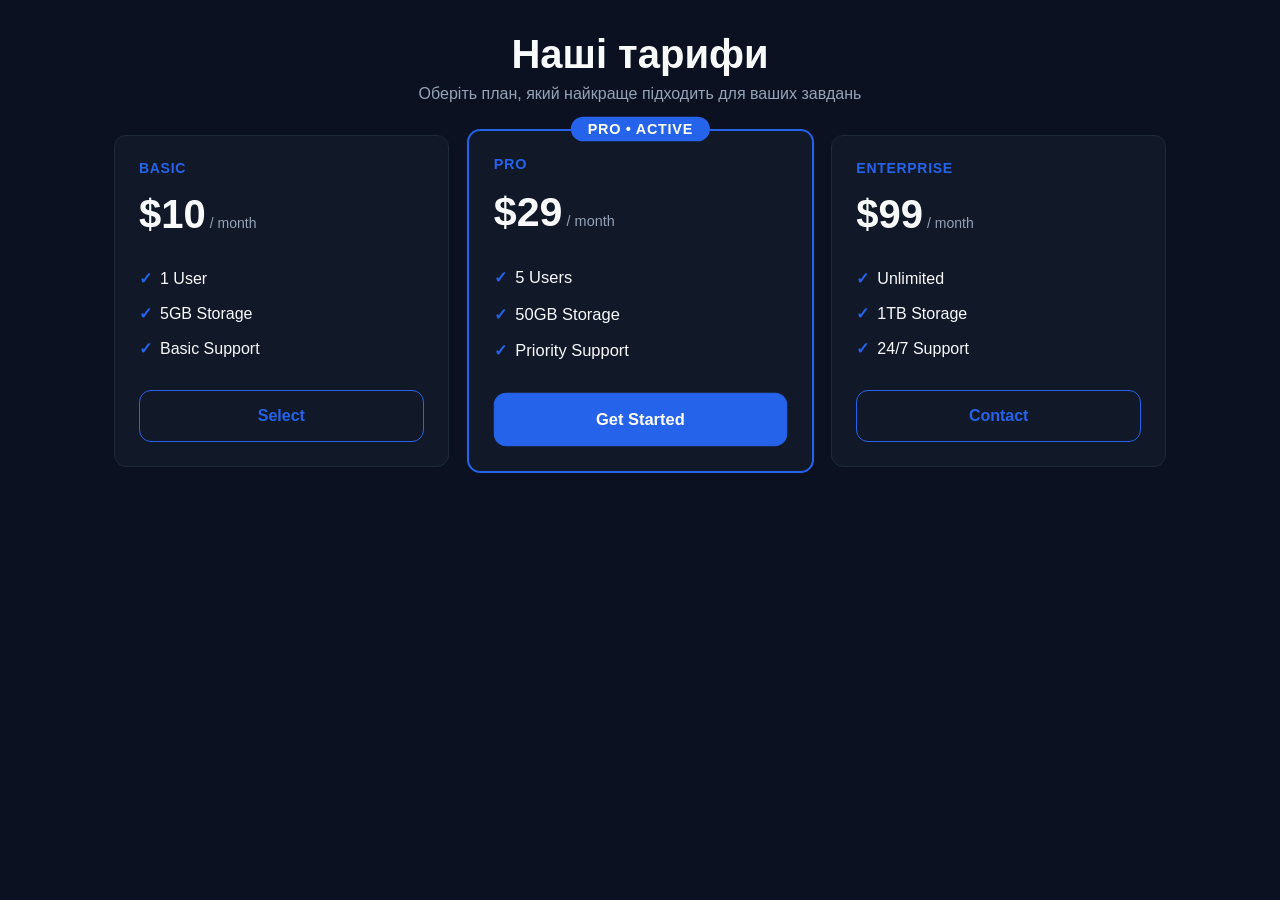
<file: index.html>
<!DOCTYPE html>
<html lang="uk">
<head>
  <meta charset="UTF-8">
  <meta name="viewport" content="width=device-width, initial-scale=1.0">
  <title>Тарифні плани</title>
  <link rel="stylesheet" href="styles.css">
</head>
<body>

  <section class="pricing">
    <div class="container">

      <header class="pricing__header">
        <h2 class="pricing__title">Наші тарифи</h2>
        <p class="pricing__subtitle">Оберіть план, який найкраще підходить для ваших завдань</p>
      </header>

      <div class="pricing__grid">

        <!-- Basic -->
        <article class="pricing-card">
          <h3 class="pricing-card__name">Basic</h3>
          <p class="pricing-card__price">
            <span class="pricing-card__amount">$10</span>
            <span class="pricing-card__period">/ month</span>
          </p>
          <ul class="pricing-card__features">
            <li>1 User</li>
            <li>5GB Storage</li>
            <li>Basic Support</li>
          </ul>
          <a href="#" class="btn btn--outline">Select</a>
        </article>

        <!-- Pro (featured) -->
        <article class="pricing-card pricing-card--featured">
          <span class="pricing-card__badge">PRO • ACTIVE</span>
          <h3 class="pricing-card__name">Pro</h3>
          <p class="pricing-card__price">
            <span class="pricing-card__amount">$29</span>
            <span class="pricing-card__period">/ month</span>
          </p>
          <ul class="pricing-card__features">
            <li>5 Users</li>
            <li>50GB Storage</li>
            <li>Priority Support</li>
          </ul>
          <a href="#" class="btn btn--primary">Get Started</a>
        </article>

        <!-- Enterprise -->
        <article class="pricing-card">
          <h3 class="pricing-card__name">Enterprise</h3>
          <p class="pricing-card__price">
            <span class="pricing-card__amount">$99</span>
            <span class="pricing-card__period">/ month</span>
          </p>
          <ul class="pricing-card__features">
            <li>Unlimited</li>
            <li>1TB Storage</li>
            <li>24/7 Support</li>
          </ul>
          <a href="#" class="btn btn--outline">Contact</a>
        </article>

      </div>
    </div>
  </section>

</body>
</html>
</file>
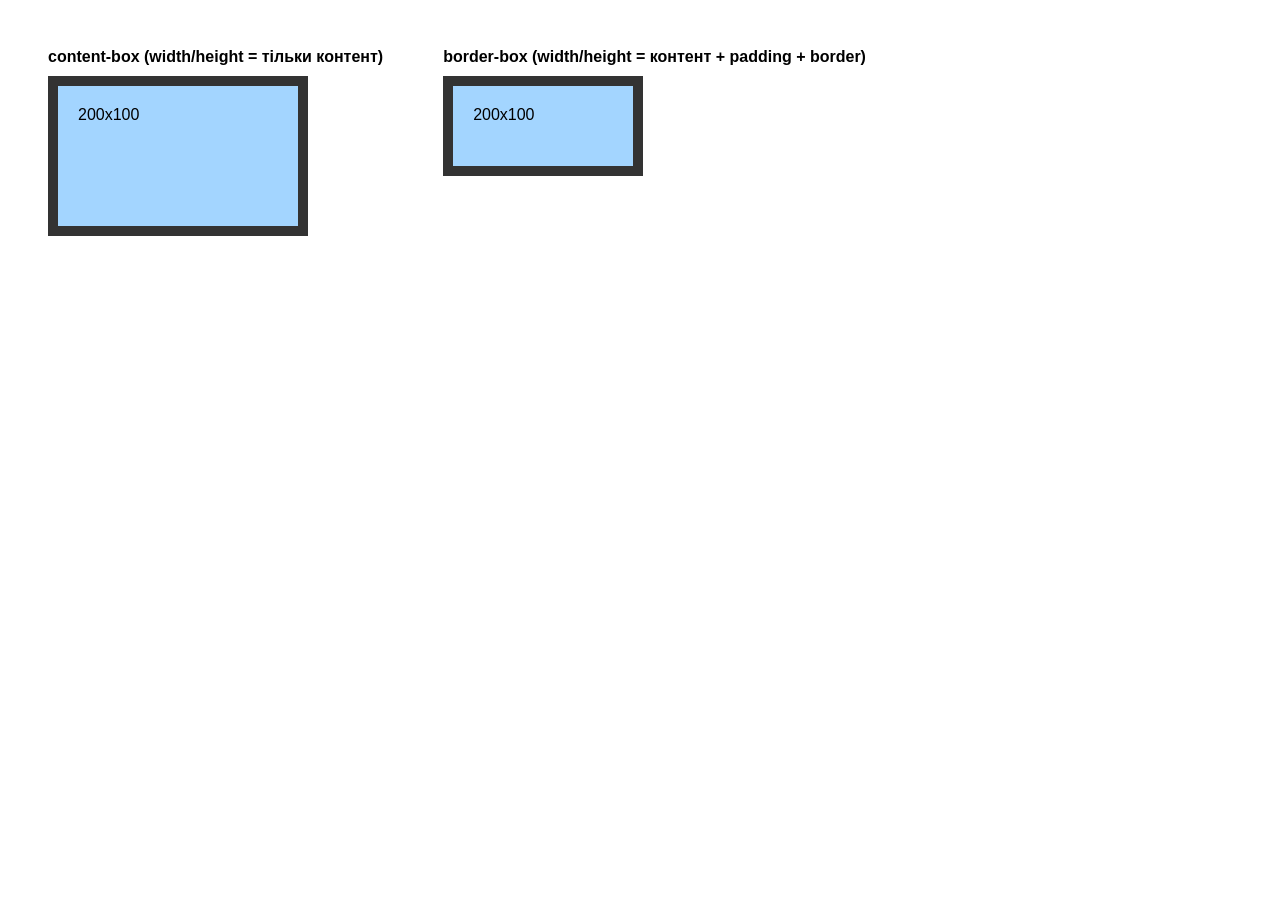
<file: research/box-model.html>
<!DOCTYPE html>
<html lang="uk">
<head>
<meta charset="UTF-8">
<title>Дослідження: Box Model</title>
<style>
  body {
    font-family: sans-serif;
    padding: 40px;
    display: flex;
    gap: 60px;
  }

  /* Обидва блоки мають ОДНАКОВІ width, height, padding, border */
  .box {
    width: 200px;
    height: 100px;
    padding: 20px;
    border: 10px solid #333;
    background: #a3d5ff;
  }

  .content-box {
    box-sizing: content-box; /* за замовчуванням у браузера */
  }

  .border-box {
    box-sizing: border-box;
  }

  .label {
    margin-bottom: 10px;
    font-weight: bold;
  }
</style>
</head>
<body>

  <div>
    <div class="label">content-box (width/height = тільки контент)</div>
    <div class="box content-box">200x100</div>
  </div>

  <div>
    <div class="label">border-box (width/height = контент + padding + border)</div>
    <div class="box border-box">200x100</div>
  </div>

</body>
</html>
</file>
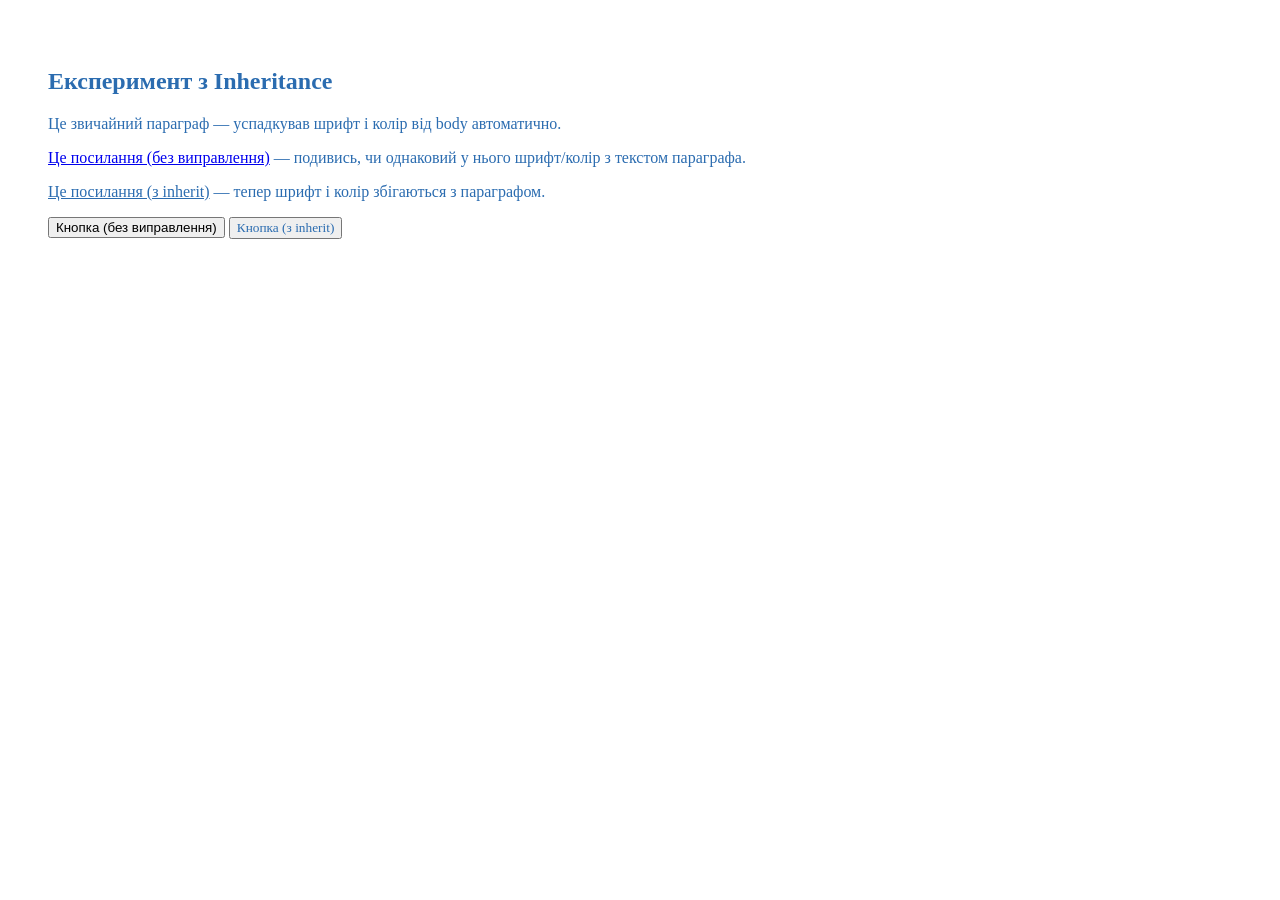
<file: research/inheritance.html>
<!DOCTYPE html>
<html lang="uk">
<head>
<meta charset="UTF-8">
<title>Дослідження: Inheritance</title>
<style>
  body {
    font-family: Georgia, serif;
    color: #2b6cb0; /* синій */
    padding: 40px;
  }

  /* Кнопки та посилання за замовчуванням НЕ успадковують font-family і color
     від body — у них є свої вбудовані (user-agent) стилі браузера */

  .fixed-link {
    color: inherit;      /* явно кажемо: успадкуй колір від батька */
    font-family: inherit; /* явно кажемо: успадкуй шрифт від батька */
  }

  .fixed-button {
    color: inherit;
    font-family: inherit;
  }
</style>
</head>
<body>

  <h2>Експеримент з Inheritance</h2>

  <p>Це звичайний параграф — успадкував шрифт і колір від body автоматично.</p>

  <p>
    <a href="#">Це посилання (без виправлення)</a> —
    подивись, чи однаковий у нього шрифт/колір з текстом параграфа.
  </p>

  <p>
    <a href="#" class="fixed-link">Це посилання (з inherit)</a> —
    тепер шрифт і колір збігаються з параграфом.
  </p>

  <p>
    <button>Кнопка (без виправлення)</button>
    <button class="fixed-button">Кнопка (з inherit)</button>
  </p>

</body>
</html>
</file>
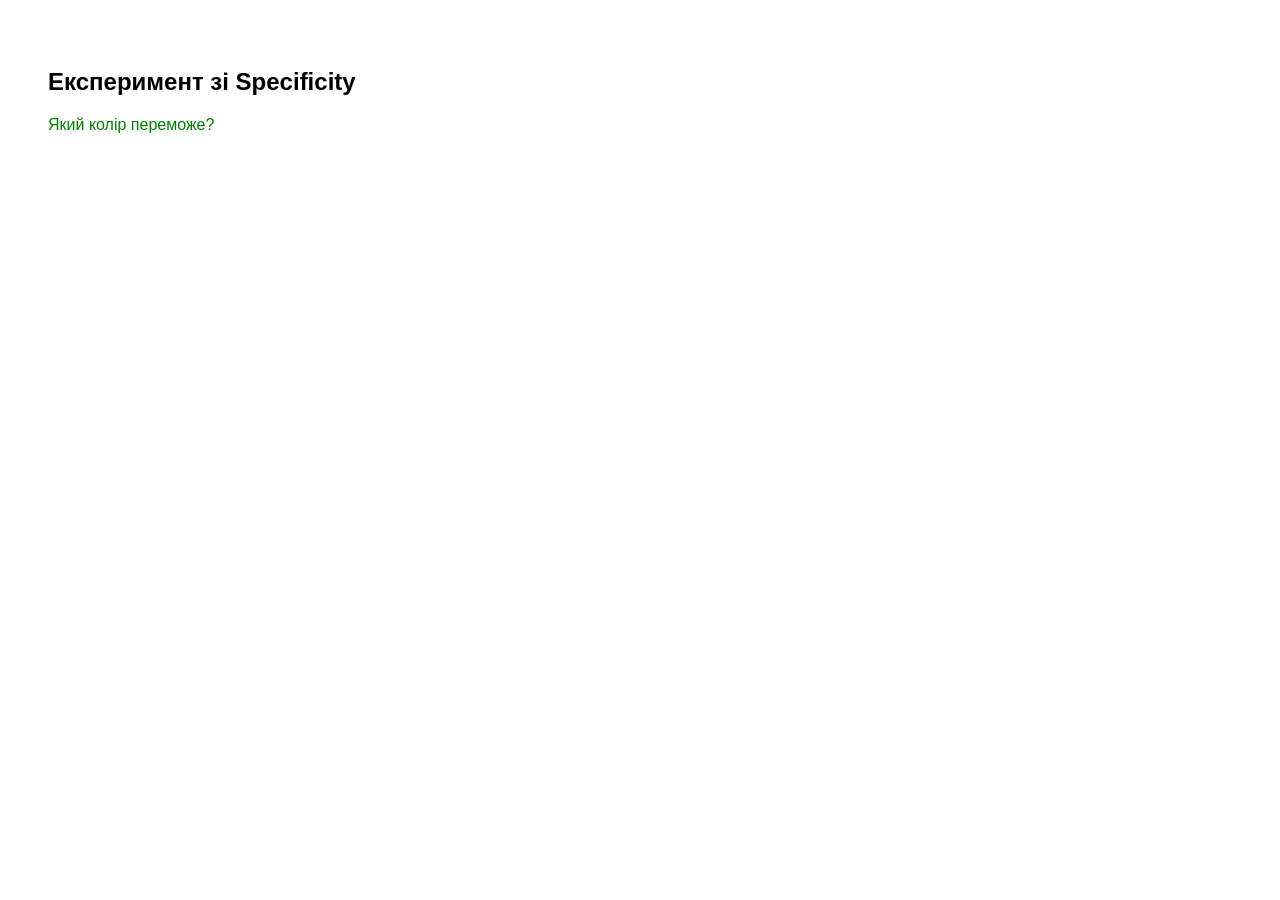
<file: research/specificity.html>
<!DOCTYPE html>
<html lang="uk">
<head>
<meta charset="UTF-8">
<title>Дослідження: Specificity</title>
<style>
  /* Специфічність (0,0,0,1) — селектор тегу */
  p {
    color: black;
  }

  /* Специфічність (0,0,1,0) — селектор класу */
  .text {
    color: blue;
  }

  /* Ланцюжок із 4 класів: специфічність (0,0,4,0) */
  .text.one.two.three {
    color: orange;
  }

  /* Специфічність (0,1,0,0) — селектор ID.
     (0,1,0,0) ЗАВЖДИ більше за (0,0,N,0) при будь-якому N,
     бо специфічність порівнюється по-розрядно зліва направо,
     як число: 1 клас в розряді ID вже перевищує будь-яку кількість класів */
  #main-text {
    color: green;
  }
</style>
</head>
<body style="font-family: sans-serif; padding: 40px;">

  <h2>Експеримент зі Specificity</h2>

  <p id="main-text" class="text one two three">
    Який колір переможе? 
  </p>

</body>
</html>
</file>
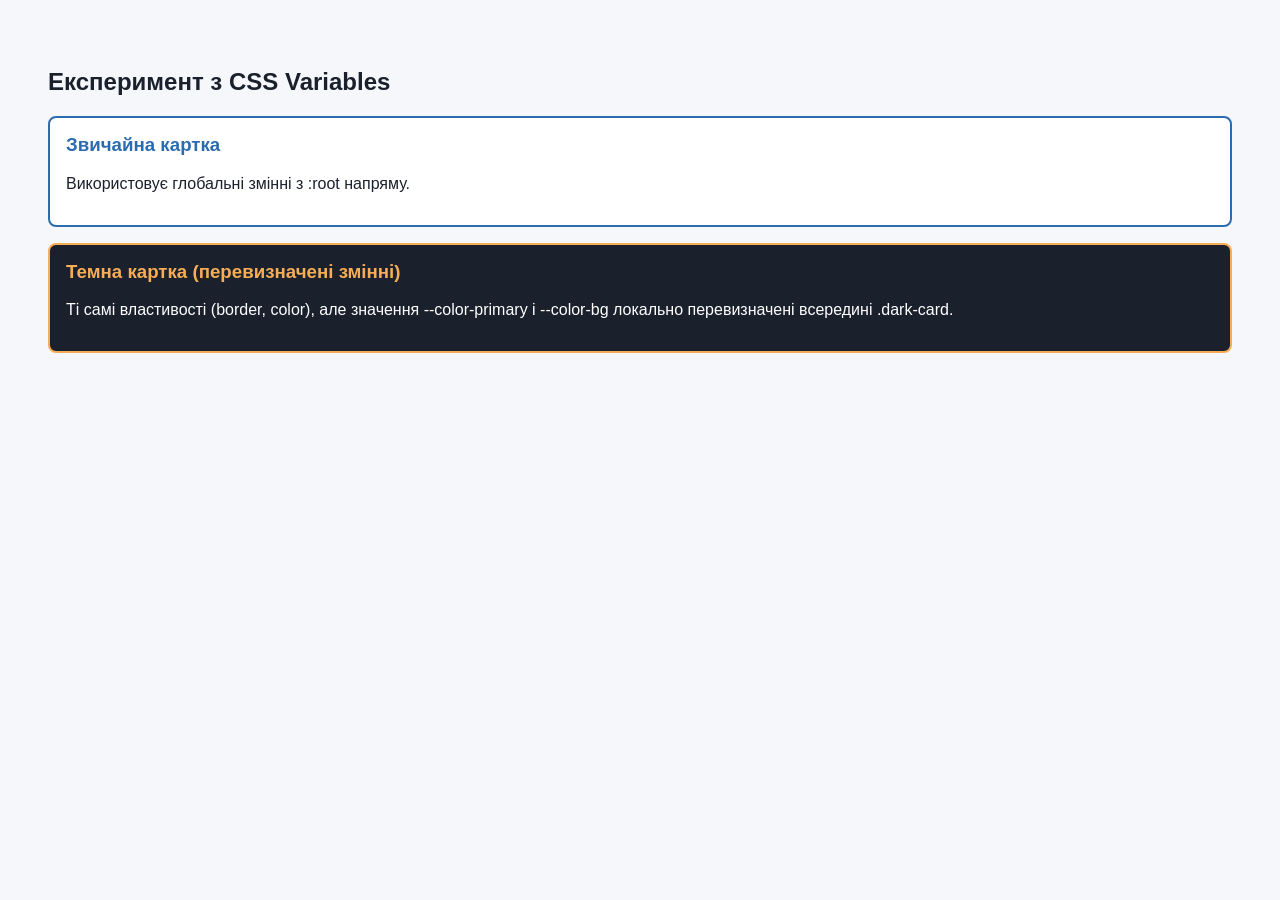
<file: research/variables.html>
<!DOCTYPE html>
<html lang="uk">
<head>
<meta charset="UTF-8">
<title>Дослідження: CSS Variables</title>
<style>
  /* Глобальні змінні, доступні всьому документу */
  :root {
    --color-primary: #2b6cb0;
    --color-bg: #f5f7fa;
    --color-text: #1a202c;
    --spacing: 16px;
    --radius: 8px;
  }

  body {
    background: var(--color-bg);
    color: var(--color-text);
    font-family: sans-serif;
    padding: 40px;
  }

  .card {
    background: white;
    border: 2px solid var(--color-primary);
    border-radius: var(--radius);
    padding: var(--spacing);
    margin-bottom: var(--spacing);
  }

  .card h3 {
    color: var(--color-primary);
    margin-top: 0;
  }

  /* Локальне перевизначення змінних всередині конкретного класу.
     Всі властивості, що використовують var(--color-primary) і var(--color-bg)
     ВСЕРЕДИНІ .dark-card, автоматично отримають нові значення —
     завдяки каскадній області видимості (scope) CSS-змінних */
  .dark-card {
    --color-primary: #f6ad55;
    --color-bg: #1a202c;
    background: var(--color-bg);
    color: white;
  }
</style>
</head>
<body>

  <h2>Експеримент з CSS Variables</h2>

  <div class="card">
    <h3>Звичайна картка</h3>
    <p>Використовує глобальні змінні з :root напряму.</p>
  </div>

  <div class="card dark-card">
    <h3>Темна картка (перевизначені змінні)</h3>
    <p>Ті самі властивості (border, color), але значення --color-primary
       і --color-bg локально перевизначені всередині .dark-card.</p>
  </div>

</body>
</html>
</file>
<file: styles.css>
/* =========================================================
   CSS VARIABLES — усі кольори, шрифти й відступи в одному місці
   ========================================================= */
:root {
  --color-primary: #2563eb;
  --color-primary-hover: #1d4ed8;
  --color-surface: #111827;      /* фон картки (темна тема під макет) */
  --color-background: #0b1120;   /* фон секції */
  --color-text-main: #f8fafc;
  --color-text-muted: #94a3b8;
  --color-border: #1e293b;
  --color-accent: #f59e0b;

  --font-family-base: 'Inter', sans-serif;
  --font-size-base: 16px;
  --font-size-h1: 2.5rem;
  --font-size-h2: 1.5rem;
  --font-size-small: 0.875rem;

  --spacing-sm: 8px;
  --spacing-md: 16px;
  --spacing-lg: 24px;
  --spacing-xl: 32px;
  --border-radius: 12px;
}

/* =========================================================
   BOX MODEL — глобально border-box, щоб padding/border
   не змінювали задану ширину елементів
   ========================================================= */
*,
*::before,
*::after {
  box-sizing: border-box;
  margin: 0;
  padding: 0;
}

/* =========================================================
   INHERITANCE — шрифт і базовий колір задаються ОДИН РАЗ
   на body, всі нащадки (h2, p, li, span...) успадковують їх,
   тому в картках/заголовках нижче font-family не дублюється
   ========================================================= */
body {
  font-family: var(--font-family-base);
  font-size: var(--font-size-base);
  color: var(--color-text-main);
  background: var(--color-background);
}

/* =========================================================
   Контейнер і секція
   ========================================================= */
.container {
  max-width: 1100px;
  margin: 0 auto;
  padding: 0 var(--spacing-lg);
}

.pricing {
  padding: var(--spacing-xl) 0;
}

.pricing__header {
  text-align: center;
  margin-bottom: var(--spacing-xl);
}

.pricing__title {
  font-size: var(--font-size-h1);
  margin-bottom: var(--spacing-sm);
}

.pricing__subtitle {
  color: var(--color-text-muted);
}

/* =========================================================
   Сітка карток: ряд на широкому екрані, стовпчик на мобільному
   ========================================================= */
.pricing__grid {
  display: flex;
  gap: var(--spacing-lg);
  align-items: stretch;
}


.pricing-card {
  position: relative;
  flex: 1;
  display: flex;
  flex-direction: column;
  background: var(--color-surface);
  border: 1px solid var(--color-border);
  border-radius: var(--border-radius);
  padding: var(--spacing-lg);
}

.pricing-card__name {
  font-size: var(--font-size-small);
  font-weight: 700;
  text-transform: uppercase;
  letter-spacing: 0.05em;
  color: var(--color-primary);
  margin-bottom: var(--spacing-md);
}

.pricing-card__price {
  display: flex;
  align-items: baseline;
  gap: 4px;
  margin-bottom: var(--spacing-lg);
}

.pricing-card__amount {
  font-size: var(--font-size-h1);
  font-weight: 700;
}

.pricing-card__period {
  color: var(--color-text-muted);
  font-size: var(--font-size-small);
}

.pricing-card__features {
  list-style: none;
  margin-bottom: var(--spacing-lg);
  flex-grow: 1;
}

.pricing-card__features li {
  padding: var(--spacing-sm) 0;
  color: var(--color-text-main);
}

/* Псевдоелемент замість зображення-галочки — менше розмітки, легко міняти колір через var() */
.pricing-card__features li::before {
  content: "✓";
  color: var(--color-primary);
  font-weight: 700;
  margin-right: var(--spacing-sm);
}

/* =========================================================
   SPECIFICITY — модифікатор виділеної (Pro) картки.
   Один клас-модифікатор (0,0,1,0) додається ДРУГИМ у розмітці,
   тому в каскаді він природно перекриває базові властивості
   .pricing-card без жодних !important чи довгих ланцюжків
   ========================================================= */
.pricing-card--featured {
  border-color: var(--color-primary);
  box-shadow: 0 0 0 1px var(--color-primary);
  transform: scale(1.03);
}

.pricing-card__badge {
  position: absolute;
  top: -14px;
  left: 50%;
  transform: translateX(-50%);
  background: var(--color-primary);
  color: #fff;
  font-size: var(--font-size-small);
  font-weight: 700;
  letter-spacing: 0.05em;
  padding: 4px var(--spacing-md);
  border-radius: 999px;
}

/* =========================================================
   REUSABLE BUTTON — один базовий клас .btn з двома модифікаторами.
   Спільні властивості (padding, radius, font, border-width) описані
   один раз; модифікатори міняють лише колір/фон
   ========================================================= */
.btn {
  display: inline-block;
  width: 100%;
  text-align: center;
  text-decoration: none;
  font-family: inherit;      /* явне успадкування — <a> не бере шрифт body сам по собі */
  font-size: var(--font-size-base);
  font-weight: 600;
  padding: var(--spacing-md) var(--spacing-lg);
  border-radius: var(--border-radius);
  border: 1px solid var(--color-primary);
  cursor: pointer;
  transition: background-color 0.15s ease, color 0.15s ease;
}

.btn--outline {
  background: transparent;
  color: var(--color-primary);
}

.btn--outline:hover {
  background: var(--color-primary);
  color: #fff;
}

.btn--primary {
  background: var(--color-primary);
  color: #fff;
}

.btn--primary:hover {
  background: var(--color-primary-hover);
  border-color: var(--color-primary-hover);
}

/* =========================================================
   RESPONSIVE — до 768px картки стають у стовпчик
   ========================================================= */
@media (max-width: 768px) {
  .pricing__grid {
    flex-direction: column;
  }

  .pricing-card--featured {
    transform: none; /* на мобільному масштабування зайве */
  }
}
</file>
